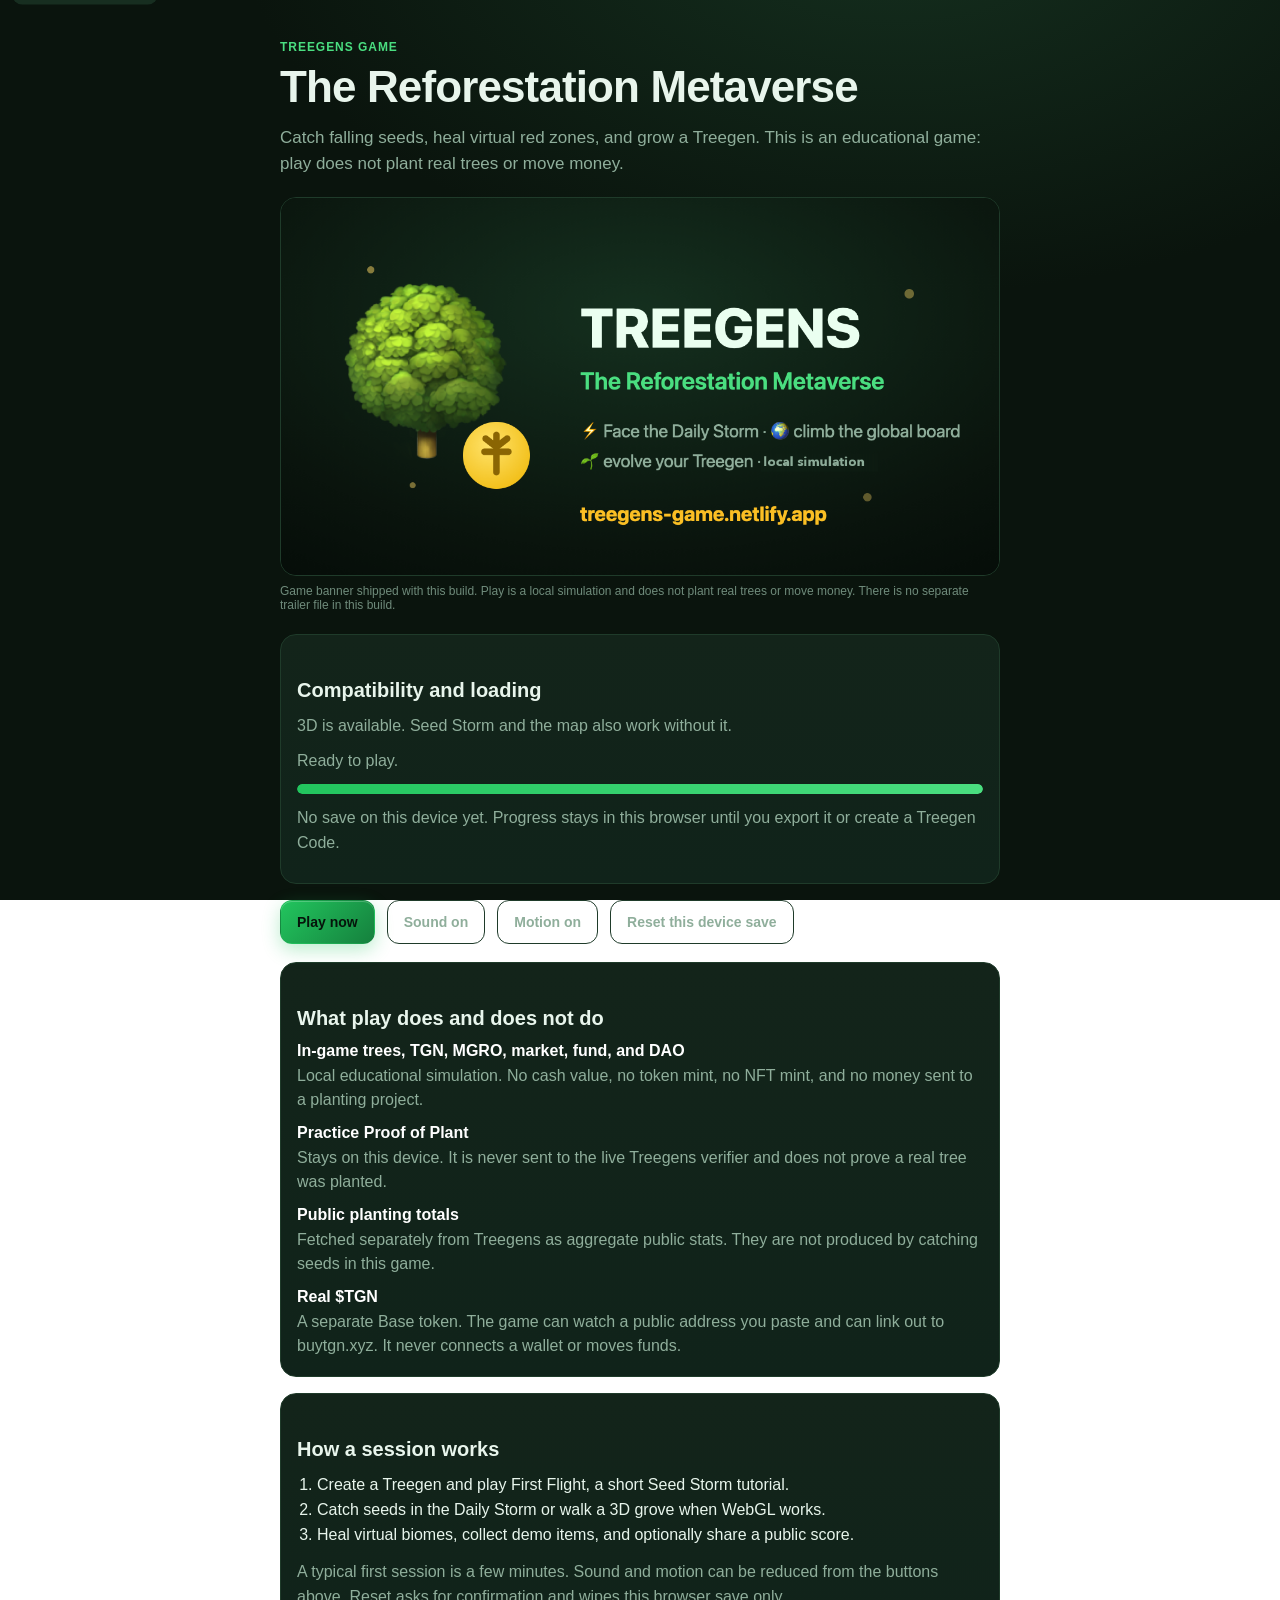
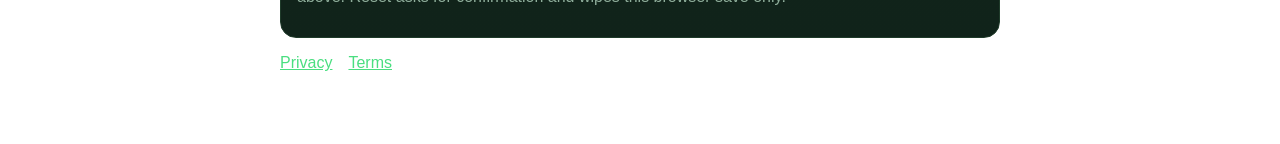
<file: index.html>
<!DOCTYPE html>
<html lang="en">
<head>
  <meta charset="UTF-8" />
  <meta name="viewport" content="width=device-width, initial-scale=1.0, viewport-fit=cover" />
  <!-- Same CSP as _headers minus frame-ancestors (ignored in meta). This is the
       ONLY policy the Capacitor app gets: WebViews never see Netlify headers. -->
  <meta http-equiv="Content-Security-Policy" content="default-src 'self'; script-src 'self'; style-src 'self' 'unsafe-inline'; img-src 'self' data: blob:; connect-src 'self' https://treegens-api.netlify.app https://mainnet.base.org https://1rpc.io https://base.llamarpc.com https://api.dexscreener.com; font-src 'self'; object-src 'none'; base-uri 'self'; form-action 'self'; manifest-src 'self'; worker-src 'self'; frame-src 'none'; media-src 'self'; upgrade-insecure-requests" />
  <title>Treegens Game - The Reforestation Metaverse</title>
  <meta name="description" content="A free educational reforestation game. Play virtual restoration scenarios, evolve a Treegen, and explore live Treegens planting totals." />
  <link rel="canonical" href="https://treegens-game.netlify.app/" />
  <meta property="og:type" content="website" />
  <meta property="og:site_name" content="Treegens Game" />
  <meta property="og:title" content="Treegens - The Reforestation Metaverse" />
  <meta property="og:description" content="⚡ Face the Daily Storm. 🌍 Explore restoration scenarios. 🌱 Evolve your Treegen in a clearly labelled demo economy." />
  <meta property="og:image" content="https://treegens-game.netlify.app/treegen-social-279697be.jpg" />
  <meta property="og:image:secure_url" content="https://treegens-game.netlify.app/treegen-social-279697be.jpg" />
  <meta property="og:image:type" content="image/jpeg" />
  <meta property="og:image:width" content="1080" />
  <meta property="og:image:height" content="1080" />
  <meta property="og:image:alt" content="Treegen, the established Treegens tree character, on a green background." />
  <meta property="og:url" content="https://treegens-game.netlify.app/" />
  <meta name="twitter:card" content="summary_large_image" />
  <meta name="twitter:site" content="@treegens" />
  <meta name="twitter:title" content="Treegens - The Reforestation Metaverse" />
  <meta name="twitter:description" content="⚡ Face the Daily Storm. 🌍 Explore restoration scenarios. 🌱 Grow a virtual grove." />
  <meta name="twitter:image" content="https://treegens-game.netlify.app/treegen-social-279697be.jpg" />
  <meta name="twitter:image:alt" content="Treegen, the established Treegens tree character, on a green background." />
  <link rel="icon" href="data:image/svg+xml,<svg xmlns='http://www.w3.org/2000/svg' viewBox='0 0 100 100'><text y='.9em' font-size='90'>🌳</text></svg>" />
  <link rel="preconnect" href="https://treegens-api.netlify.app" />
  <link rel="dns-prefetch" href="https://mainnet.base.org" />
  <link rel="dns-prefetch" href="https://api.dexscreener.com" />
  <link rel="manifest" href="manifest.json" />
  <meta name="theme-color" content="#0a140d" />
  <meta name="apple-mobile-web-app-capable" content="yes" />
  <link rel="apple-touch-icon" href="apple-touch-icon.png" />
  <link rel="stylesheet" href="styles.css" />
</head>
<body>
  <a class="skip-link" href="#launch-play">Skip to Play now</a>
  <div id="spores" aria-hidden="true"></div>

  <main id="launch" class="launch">
    <header class="launch-head">
      <p class="launch-kicker">Treegens Game</p>
      <h1>The Reforestation Metaverse</h1>
      <p class="launch-loop">Catch falling seeds, heal virtual red zones, and grow a Treegen. This is an educational game: play does not plant real trees or move money.</p>
    </header>

    <figure class="launch-media">
      <img src="banner.png" width="1200" height="630" alt="Treegens Game banner: a stylized tree and TGN coin beside the title The Reforestation Metaverse. Play is a local simulation." />
      <figcaption>Game banner shipped with this build. Play is a local simulation and does not plant real trees or move money. There is no separate trailer file in this build.</figcaption>
    </figure>

    <section class="launch-status" aria-live="polite">
      <h2 class="launch-h2">Compatibility and loading</h2>
      <p id="launch-compat">Checking whether this browser can run 3D…</p>
      <p id="launch-progress">Waiting to load the game…</p>
      <div id="launch-bar" class="launch-bar" role="progressbar" aria-valuemin="0" aria-valuemax="100" aria-valuenow="0" aria-label="Game load progress">
        <div id="launch-bar-fill" class="launch-bar-fill"></div>
      </div>
      <p id="launch-save">Looking for a save on this device…</p>
    </section>

    <div class="launch-actions">
      <button type="button" class="btn btn-primary" id="launch-play" disabled>Play now</button>
      <button type="button" class="btn btn-ghost" id="launch-mute" aria-pressed="false">Sound on</button>
      <button type="button" class="btn btn-ghost" id="launch-motion" aria-pressed="false">Motion on</button>
      <button type="button" class="btn btn-ghost" id="launch-reset">Reset this device save</button>
    </div>

    <section id="launch-fallback" class="launch-fallback" hidden>
      <h2 class="launch-h2">Play without 3D</h2>
      <p>WebGL is how the grove and explore world draw. If this browser cannot create that context, Seed Storm, the world map, practice proof, and the demo market still work as 2D screens.</p>
      <figure class="launch-media launch-media-sm">
        <img src="apple-touch-icon.png" width="180" height="180" alt="Treegens Game app icon: a rounded green tree mark." />
        <figcaption>App icon shipped with this build. Use it as a visual while 3D is unavailable.</figcaption>
      </figure>
      <h3>Supported browsers and devices</h3>
      <ul>
        <li>Recent Chrome, Firefox, Edge, or Safari on desktop</li>
        <li>Recent iOS Safari or Android Chrome</li>
        <li>3D needs WebGL (or WebGL2). The 2D path does not</li>
        <li>A mouse, keyboard, or touch screen. Gamepad is not required</li>
      </ul>
      <h3>Troubleshooting</h3>
      <ul>
        <li>Update the browser and try again</li>
        <li>Turn hardware acceleration on if the browser offers it</li>
        <li>Close other tabs that are using the GPU</li>
        <li>If 3D keeps failing, use the play button above. The 2D game does not need WebGL</li>
      </ul>
      <div class="launch-actions">
        <button type="button" class="btn btn-ghost" id="launch-retry">Retry 3D check</button>
        <button type="button" class="btn btn-ghost" id="launch-demo">Try First Flight</button>
        <a class="btn btn-ghost" id="launch-waitlist" href="mailto:jimi@wemakeimpact.org?subject=Treegens%20Game%20updates">Email for updates</a>
        <a class="btn btn-ghost" href="#how-it-works">Learn how it works</a>
      </div>
      <p class="hint">Retry keeps this device save. Reset is the only way to wipe it, and it asks first. Email for updates opens your mail app. There is no waitlist form and nothing is subscribed automatically. You can also add this page to your home screen from the browser menu.</p>
      <details id="launch-diag" hidden>
        <summary>Why 3D failed</summary>
        <p id="launch-diag-body"></p>
      </details>
    </section>

    <section id="launch-truth" class="launch-truth">
      <h2 class="launch-h2">What play does and does not do</h2>
      <dl>
        <dt>In-game trees, TGN, MGRO, market, fund, and DAO</dt>
        <dd>Local educational simulation. No cash value, no token mint, no NFT mint, and no money sent to a planting project.</dd>
        <dt>Practice Proof of Plant</dt>
        <dd>Stays on this device. It is never sent to the live Treegens verifier and does not prove a real tree was planted.</dd>
        <dt>Public planting totals</dt>
        <dd>Fetched separately from Treegens as aggregate public stats. They are not produced by catching seeds in this game.</dd>
        <dt>Real $TGN</dt>
        <dd>A separate Base token. The game can watch a public address you paste and can link out to buytgn.xyz. It never connects a wallet or moves funds.</dd>
      </dl>
    </section>

    <section id="how-it-works" class="launch-how">
      <h2 class="launch-h2">How a session works</h2>
      <ol>
        <li>Create a Treegen and play First Flight, a short Seed Storm tutorial.</li>
        <li>Catch seeds in the Daily Storm or walk a 3D grove when WebGL works.</li>
        <li>Heal virtual biomes, collect demo items, and optionally share a public score.</li>
      </ol>
      <p>A typical first session is a few minutes. Sound and motion can be reduced from the buttons above. Reset asks for confirmation and wipes this browser save only.</p>
    </section>

    <footer class="launch-foot">
      <a href="privacy.html">Privacy</a>
      <a href="terms.html">Terms</a>
    </footer>
  </main>

  <main id="app" hidden>
    <h1 class="sr-only">Treegens Game</h1>
    <div id="app-root"><div class="boot">🌳 Loading the Reforestation Metaverse…</div></div>
  </main>
  <noscript><p class="noscript">Treegens Game needs JavaScript. You can still read our <a href="privacy.html">Privacy Policy</a> and <a href="terms.html">Terms</a>.</p></noscript>

  <script defer src="launch.js"></script>
  <script defer src="three.min.js"></script>
  <script defer src="config.js"></script>
  <script defer src="state.js"></script>
  <script defer src="wallet.js"></script>
  <script defer src="net.js"></script>
  <script defer src="skins.js"></script>
  <script defer src="exif.js"></script>
  <script defer src="engine.js"></script>
  <script defer src="quests.js"></script>
  <script defer src="avatar.js"></script>
  <script defer src="character3d.js"></script>
  <script defer src="grove.js"></script>
  <script defer src="world3d.js"></script>
  <script defer src="worldmap.js"></script>
  <script defer src="minigames.js"></script>
  <script defer src="arcade.js"></script>
  <script defer src="app.js"></script>
</body>
</html>
</file>
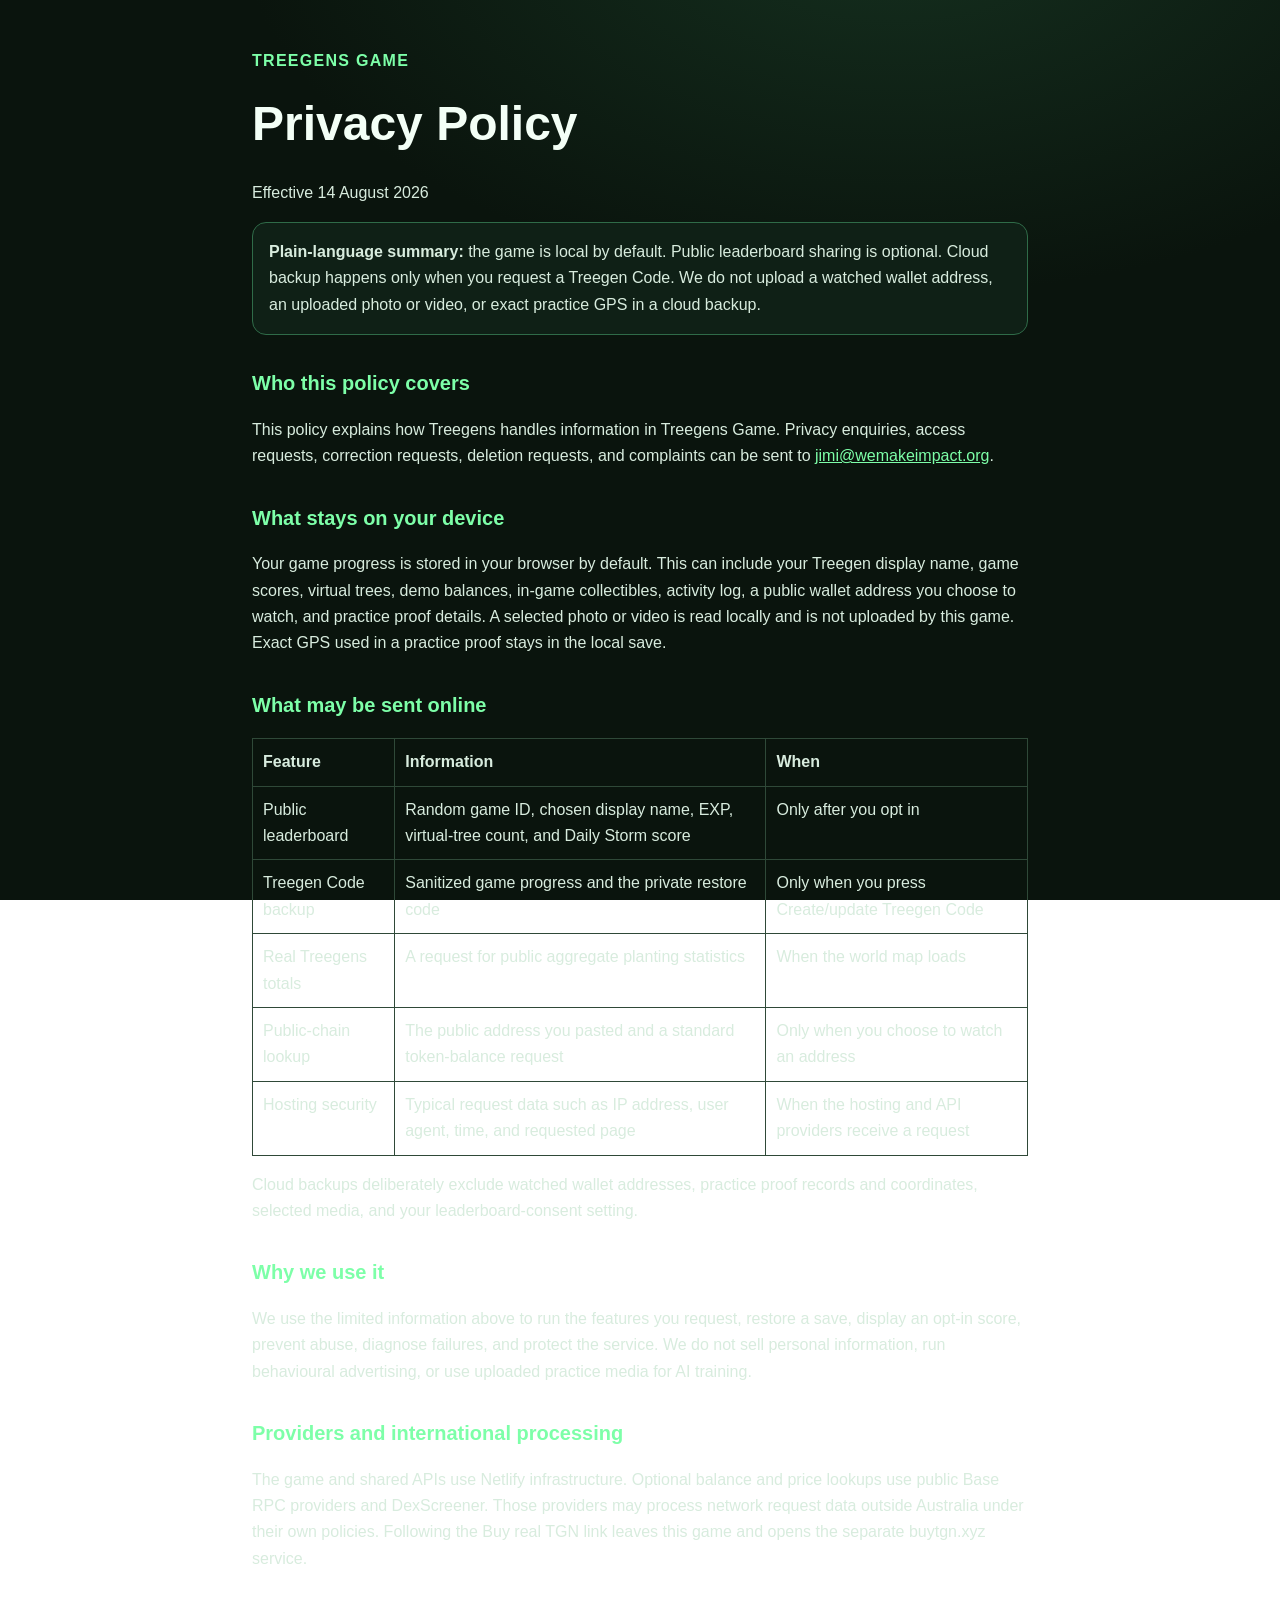
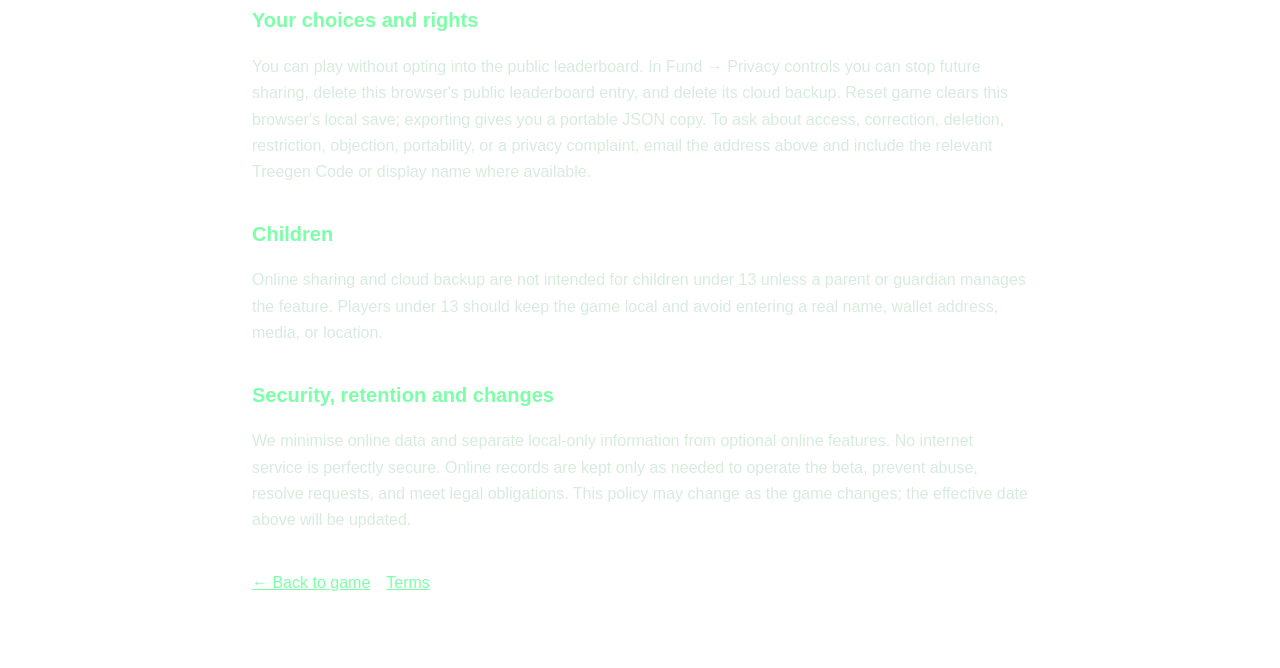
<file: privacy.html>
<!DOCTYPE html>
<html lang="en">
<head>
  <meta charset="UTF-8" />
  <meta name="viewport" content="width=device-width,initial-scale=1" />
  <title>Privacy | Treegens Game</title>
  <meta name="description" content="How Treegens Game handles local progress, optional leaderboard sharing, cloud saves, public wallet addresses, and practice GPS." />
  <link rel="stylesheet" href="styles.css" />
  <link rel="canonical" href="https://treegens-game.netlify.app/privacy.html" />
</head>
<body>
  <main class="legal-page">
    <div class="legal-kicker">Treegens Game</div>
    <h1>Privacy Policy</h1>
    <p>Effective 14 August 2026</p>
    <p class="legal-summary"><strong>Plain-language summary:</strong> the game is local by default. Public leaderboard sharing is optional. Cloud backup happens only when you request a Treegen Code. We do not upload a watched wallet address, an uploaded photo or video, or exact practice GPS in a cloud backup.</p>

    <h2>Who this policy covers</h2>
    <p>This policy explains how Treegens handles information in Treegens Game. Privacy enquiries, access requests, correction requests, deletion requests, and complaints can be sent to <a href="mailto:jimi@wemakeimpact.org">jimi@wemakeimpact.org</a>.</p>

    <h2>What stays on your device</h2>
    <p>Your game progress is stored in your browser by default. This can include your Treegen display name, game scores, virtual trees, demo balances, in-game collectibles, activity log, a public wallet address you choose to watch, and practice proof details. A selected photo or video is read locally and is not uploaded by this game. Exact GPS used in a practice proof stays in the local save.</p>

    <h2>What may be sent online</h2>
    <table>
      <thead><tr><th>Feature</th><th>Information</th><th>When</th></tr></thead>
      <tbody>
        <tr><td>Public leaderboard</td><td>Random game ID, chosen display name, EXP, virtual-tree count, and Daily Storm score</td><td>Only after you opt in</td></tr>
        <tr><td>Treegen Code backup</td><td>Sanitized game progress and the private restore code</td><td>Only when you press Create/update Treegen Code</td></tr>
        <tr><td>Real Treegens totals</td><td>A request for public aggregate planting statistics</td><td>When the world map loads</td></tr>
        <tr><td>Public-chain lookup</td><td>The public address you pasted and a standard token-balance request</td><td>Only when you choose to watch an address</td></tr>
        <tr><td>Hosting security</td><td>Typical request data such as IP address, user agent, time, and requested page</td><td>When the hosting and API providers receive a request</td></tr>
      </tbody>
    </table>
    <p>Cloud backups deliberately exclude watched wallet addresses, practice proof records and coordinates, selected media, and your leaderboard-consent setting.</p>

    <h2>Why we use it</h2>
    <p>We use the limited information above to run the features you request, restore a save, display an opt-in score, prevent abuse, diagnose failures, and protect the service. We do not sell personal information, run behavioural advertising, or use uploaded practice media for AI training.</p>

    <h2>Providers and international processing</h2>
    <p>The game and shared APIs use Netlify infrastructure. Optional balance and price lookups use public Base RPC providers and DexScreener. Those providers may process network request data outside Australia under their own policies. Following the Buy real TGN link leaves this game and opens the separate buytgn.xyz service.</p>

    <h2>Your choices and rights</h2>
    <p>You can play without opting into the public leaderboard. In Fund → Privacy controls you can stop future sharing, delete this browser's public leaderboard entry, and delete its cloud backup. Reset game clears this browser's local save; exporting gives you a portable JSON copy. To ask about access, correction, deletion, restriction, objection, portability, or a privacy complaint, email the address above and include the relevant Treegen Code or display name where available.</p>

    <h2>Children</h2>
    <p>Online sharing and cloud backup are not intended for children under 13 unless a parent or guardian manages the feature. Players under 13 should keep the game local and avoid entering a real name, wallet address, media, or location.</p>

    <h2>Security, retention and changes</h2>
    <p>We minimise online data and separate local-only information from optional online features. No internet service is perfectly secure. Online records are kept only as needed to operate the beta, prevent abuse, resolve requests, and meet legal obligations. This policy may change as the game changes; the effective date above will be updated.</p>

    <nav class="legal-nav"><a href="/pages-game-preview/">← Back to game</a><a href="terms.html">Terms</a></nav>
  </main>
</body>
</html>
</file>
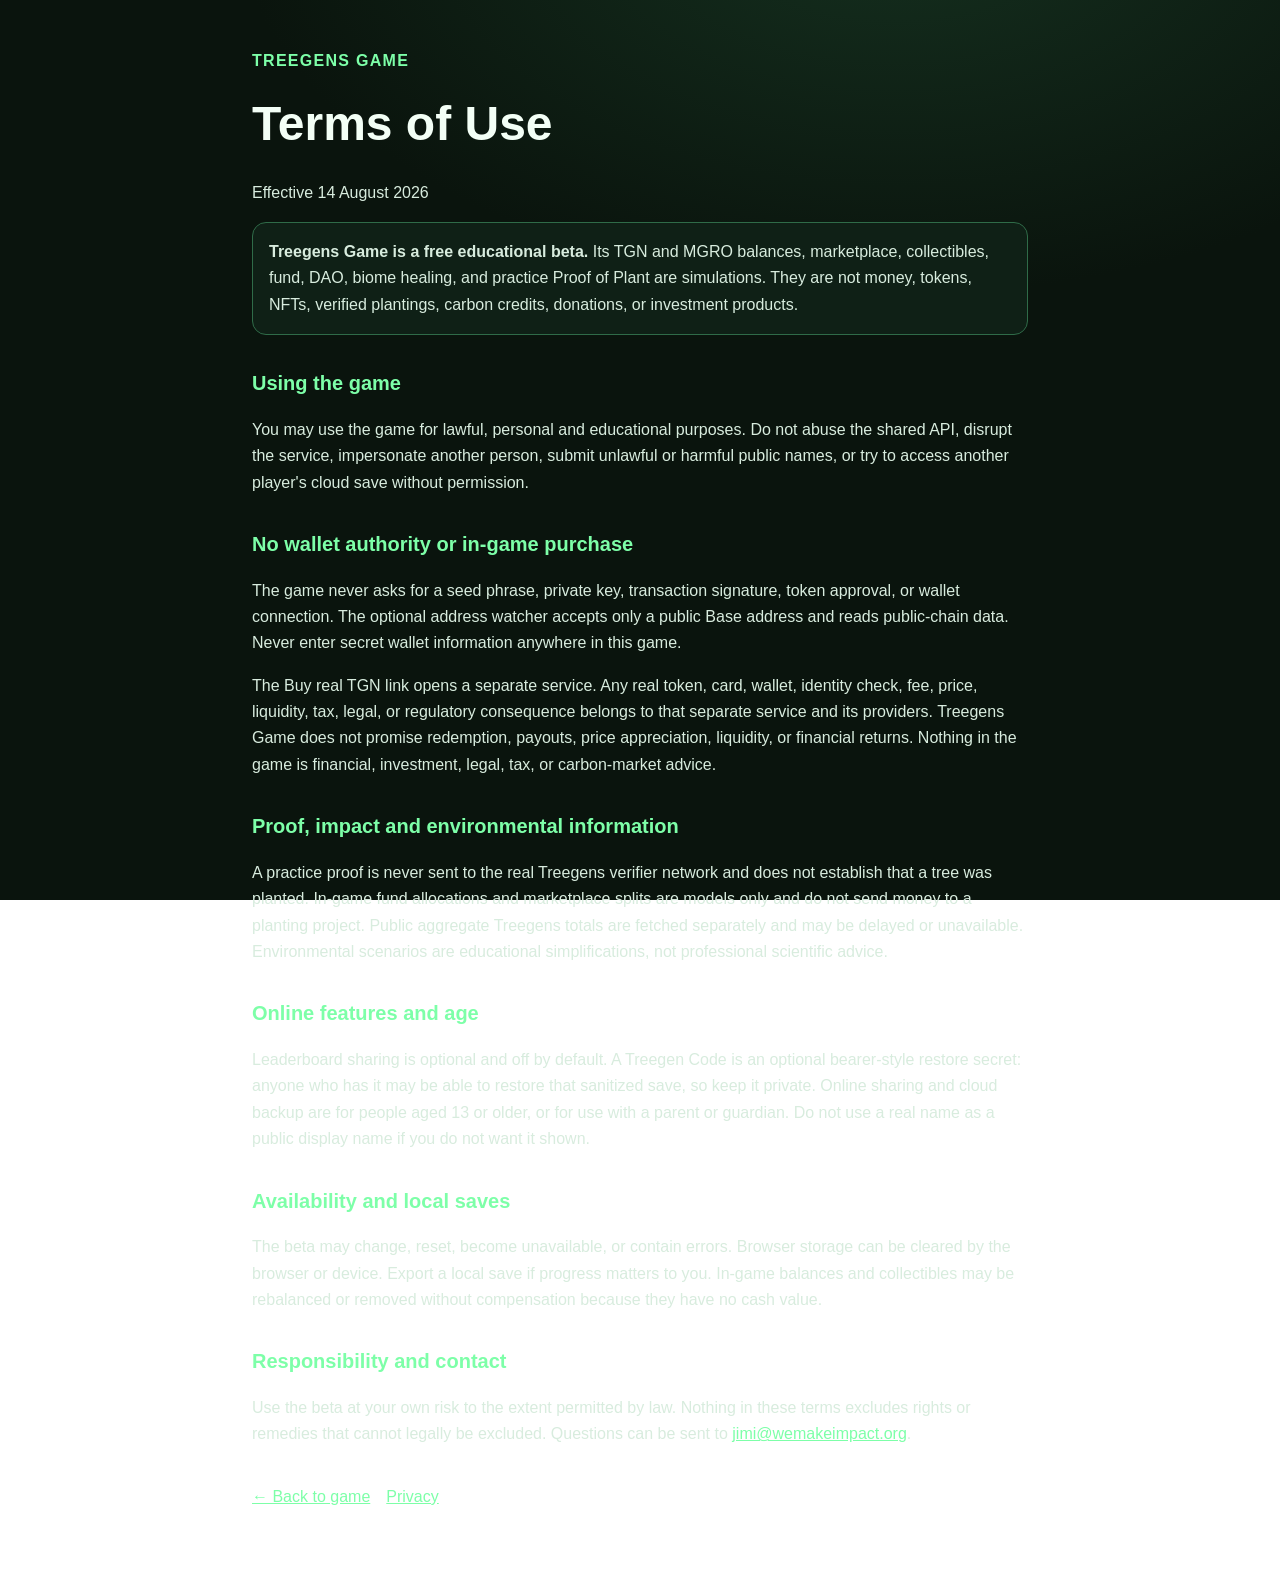
<file: terms.html>
<!DOCTYPE html>
<html lang="en">
<head>
  <meta charset="UTF-8" />
  <meta name="viewport" content="width=device-width,initial-scale=1" />
  <title>Terms | Treegens Game</title>
  <meta name="description" content="Terms for the free Treegens Game educational beta and its optional online features." />
  <link rel="stylesheet" href="styles.css" />
  <link rel="canonical" href="https://treegens-game.netlify.app/terms.html" />
</head>
<body>
  <main class="legal-page">
    <div class="legal-kicker">Treegens Game</div>
    <h1>Terms of Use</h1>
    <p>Effective 14 August 2026</p>
    <p class="legal-summary"><strong>Treegens Game is a free educational beta.</strong> Its TGN and MGRO balances, marketplace, collectibles, fund, DAO, biome healing, and practice Proof of Plant are simulations. They are not money, tokens, NFTs, verified plantings, carbon credits, donations, or investment products.</p>

    <h2>Using the game</h2>
    <p>You may use the game for lawful, personal and educational purposes. Do not abuse the shared API, disrupt the service, impersonate another person, submit unlawful or harmful public names, or try to access another player's cloud save without permission.</p>

    <h2>No wallet authority or in-game purchase</h2>
    <p>The game never asks for a seed phrase, private key, transaction signature, token approval, or wallet connection. The optional address watcher accepts only a public Base address and reads public-chain data. Never enter secret wallet information anywhere in this game.</p>
    <p>The Buy real TGN link opens a separate service. Any real token, card, wallet, identity check, fee, price, liquidity, tax, legal, or regulatory consequence belongs to that separate service and its providers. Treegens Game does not promise redemption, payouts, price appreciation, liquidity, or financial returns. Nothing in the game is financial, investment, legal, tax, or carbon-market advice.</p>

    <h2>Proof, impact and environmental information</h2>
    <p>A practice proof is never sent to the real Treegens verifier network and does not establish that a tree was planted. In-game fund allocations and marketplace splits are models only and do not send money to a planting project. Public aggregate Treegens totals are fetched separately and may be delayed or unavailable. Environmental scenarios are educational simplifications, not professional scientific advice.</p>

    <h2>Online features and age</h2>
    <p>Leaderboard sharing is optional and off by default. A Treegen Code is an optional bearer-style restore secret: anyone who has it may be able to restore that sanitized save, so keep it private. Online sharing and cloud backup are for people aged 13 or older, or for use with a parent or guardian. Do not use a real name as a public display name if you do not want it shown.</p>

    <h2>Availability and local saves</h2>
    <p>The beta may change, reset, become unavailable, or contain errors. Browser storage can be cleared by the browser or device. Export a local save if progress matters to you. In-game balances and collectibles may be rebalanced or removed without compensation because they have no cash value.</p>

    <h2>Responsibility and contact</h2>
    <p>Use the beta at your own risk to the extent permitted by law. Nothing in these terms excludes rights or remedies that cannot legally be excluded. Questions can be sent to <a href="mailto:jimi@wemakeimpact.org">jimi@wemakeimpact.org</a>.</p>

    <nav class="legal-nav"><a href="/pages-game-preview/">← Back to game</a><a href="privacy.html">Privacy</a></nav>
  </main>
</body>
</html>
</file>
<file: styles.css>
/* =========================================================================
   Treegens Game - nature-punk dark theme
   ========================================================================= */
:root{
  --bg:#0a140d; --bg2:#0f1f15; --panel:#13241a; --panel2:#172e20;
  --line:#1f3b2a; --ink:#e8f5ec; --mut:#8fae9b; --green:#4ade80;
  --green2:#22c55e; --gold:#fbbf24; --cyan:#22d3ee; --pink:#fb7185;
  --rad:16px; --shadow:0 10px 30px rgba(0,0,0,.4);
}
*{box-sizing:border-box}
html,body{margin:0;overscroll-behavior:none}
body{
  font-family:-apple-system,BlinkMacSystemFont,"Segoe UI",Roboto,Helvetica,Arial,sans-serif;
  background:radial-gradient(1200px 700px at 70% -10%, #15301f 0%, var(--bg) 55%) fixed;
  color:var(--ink); -webkit-font-smoothing:antialiased; min-height:100vh;
  -webkit-tap-highlight-color:transparent; touch-action:manipulation;
  padding-bottom:env(safe-area-inset-bottom);
}
.sr-only{
  position:absolute;width:1px;height:1px;padding:0;margin:-1px;overflow:hidden;
  clip:rect(0,0,0,0);white-space:nowrap;border:0;
}
.boot{padding:80px;text-align:center;color:var(--mut)}
b{color:#fff}
small{color:var(--mut)}
a{color:var(--green)}

/* ---------- buttons ---------- */
.btn{
  border:1px solid var(--line); background:var(--panel2); color:var(--ink);
  padding:11px 16px; border-radius:12px; font-weight:600; cursor:pointer;
  font-size:14px; transition:transform .08s ease, filter .15s ease;
}
.btn:hover{filter:brightness(1.15)} .btn:active{transform:scale(.97)}
.btn:disabled{opacity:.4;cursor:not-allowed}
.btn-primary{background:linear-gradient(135deg,var(--green2),#15803d);border-color:transparent;color:#06140b}
.btn-gold{background:linear-gradient(135deg,var(--gold),#d97706);border-color:transparent;color:#2a1604}
.btn-ghost{background:transparent;color:var(--mut)}
.btn-sm{padding:7px 12px;font-size:13px;border-radius:10px}

/* ---------- top bar ---------- */
.topbar{
  position:sticky;top:0;z-index:30;display:flex;align-items:center;gap:14px;
  padding:calc(11px + env(safe-area-inset-top)) 20px 11px;
  background:rgba(10,20,13,.82);backdrop-filter:blur(12px);
  border-bottom:1px solid var(--line);flex-wrap:wrap;
}
.brand{font-weight:800;font-size:18px;cursor:pointer;letter-spacing:.3px;display:flex;align-items:center;gap:7px}
.brand-logo{height:24px;width:auto;display:block}
.brand em{font-style:normal;color:var(--mut);font-weight:700}
.brand span{color:var(--green)} .brand em{color:var(--mut);font-style:normal;font-weight:600;margin-left:2px;font-size:13px}
.tabs{display:flex;gap:6px;flex-wrap:wrap;flex:1}
.tab{border:none;background:transparent;color:var(--mut);padding:8px 11px;border-radius:10px;cursor:pointer;font-weight:600;font-size:13px;white-space:nowrap}
.tab:hover{background:var(--panel)} .tab.on{background:var(--panel2);color:#fff}
.wallet{display:flex;gap:14px;font-weight:700;font-size:14px}
.wallet .tgn{color:var(--gold)}

/* game HUD: mini avatar + stat chips */
.hud{display:flex;align-items:center;gap:8px}
.hud-av{display:flex;align-items:center;gap:6px;background:var(--panel2);border:1px solid var(--line);
  border-radius:999px;padding:3px 10px 3px 3px;cursor:pointer;transition:border-color .15s,transform .08s}
.hud-av:hover{border-color:var(--green2)} .hud-av:active{transform:scale(.96)}
.hud-av-img{width:34px;height:34px;border-radius:50%;overflow:hidden;display:grid;place-items:center;
  background:radial-gradient(circle at 50% 32%, #1c4a30, #0a140d);flex-shrink:0}
.hud-av-img svg{width:32px;height:auto;animation:none;transform:translateY(2px)}
.hud-lv{font-size:11px;font-weight:800;color:var(--green);letter-spacing:.3px}
.chip{display:inline-flex;align-items:center;gap:5px;background:var(--panel);border:1px solid var(--line);
  border-radius:11px;padding:5px 10px;font-size:14px;line-height:1}
.chip b{font-weight:800;font-variant-numeric:tabular-nums}
.chip i{font-style:normal;font-size:9px;color:var(--mut);letter-spacing:.5px;text-transform:uppercase}
.chip.exp{border-color:#5a4a1a} .chip.exp b{color:#fde047}
.chip.tgn{border-color:#1f5a3a} .chip.tgn b{color:var(--green)}
.chip.mgro{border-color:#6b4a1a} .chip.mgro b{color:var(--gold)}
@media(max-width:1150px){.chip i{display:none}.chip{padding:5px 8px}.hud{gap:6px}}

/* ---------- layout ---------- */
.wrap{max-width:1080px;margin:0 auto;padding:26px 22px 80px}
.wrap.narrow{max-width:720px}
.h2{font-size:24px;margin:8px 0 18px} .h2 .sub,.sub{font-weight:500;font-size:14px;color:var(--mut)}
.h3{font-size:17px;margin:26px 0 12px;padding-left:12px;position:relative}
.h3::before{content:"";position:absolute;left:0;top:3px;bottom:3px;width:3px;border-radius:3px;
  background:linear-gradient(var(--green2),var(--green))}
.lead{color:var(--mut);line-height:1.6;margin:0 0 18px}
.hint{color:var(--mut);font-size:13px}
.card{background:linear-gradient(180deg,var(--panel),#10231a);border:1px solid var(--line);border-radius:var(--rad);padding:16px}
.back{background:none;border:none;color:var(--mut);cursor:pointer;font-size:14px;padding:4px 0;margin-bottom:8px}
.green{color:var(--green)} .red{color:var(--pink)}

/* ---------- onboarding ---------- */
.onboard{min-height:100vh;display:grid;grid-template-columns:1fr 1fr;gap:30px;align-items:center;
  max-width:980px;margin:0 auto;padding:30px 22px}
.ob-stage{display:flex;justify-content:center;filter:drop-shadow(0 20px 40px rgba(0,0,0,.5))}
.ob-panel{max-width:430px}
.ob-guide{color:var(--green);font-weight:700;margin-bottom:10px}
.ob-line{font-size:20px;line-height:1.5;min-height:120px}
.ob-record{background:var(--panel);border:1px solid var(--line);border-radius:12px;padding:10px 14px;color:var(--gold);font-size:13px;margin:14px 0 18px}
.maker label{display:block;margin:10px 0;font-size:13px;color:var(--mut)}
.maker input,.maker select{width:100%;margin-top:5px;padding:10px;border-radius:10px;border:1px solid var(--line);background:var(--bg2);color:var(--ink)}
.maker h3{margin:0 0 8px}
@media(max-width:760px){.onboard{grid-template-columns:1fr}}

/* ---------- GROWalition counter ---------- */
.growcounter{text-align:center;background:linear-gradient(135deg,var(--panel),var(--panel2));
  border:1px solid var(--line);border-radius:20px;padding:22px;margin-bottom:24px}
.gc-num{font-size:42px;font-weight:800;letter-spacing:.5px;color:#fff;font-variant-numeric:tabular-nums}
.gc-label{color:var(--mut);font-size:14px;margin-top:4px}
.gc-bar{height:8px;background:var(--bg2);border-radius:6px;margin-top:14px;overflow:hidden}
.gc-bar div{height:100%;background:linear-gradient(90deg,var(--green2),var(--green));border-radius:6px}

/* ---------- biomes ---------- */
.biomes{display:grid;grid-template-columns:repeat(auto-fill,minmax(280px,1fr));gap:16px}
.biome{background:var(--panel);border:1px solid var(--line);border-radius:var(--rad);padding:18px;cursor:pointer;transition:transform .12s,border-color .15s}
.biome:hover{transform:translateY(-3px);border-color:var(--green2)}
.biome.locked{opacity:.55;cursor:not-allowed}
.b-head{font-size:15px;display:flex;align-items:center;gap:6px} .b-emoji{font-size:22px}
.b-lore{color:var(--mut);font-size:13px;line-height:1.5;margin:8px 0}
.b-src{font-size:11px;color:#5e7a68;margin-bottom:12px}
.b-health{position:relative;height:24px;background:var(--bg2);border-radius:8px;overflow:hidden}
.b-health.big{height:32px;margin:12px 0}
.b-fill{height:100%;border-radius:8px;transition:width .6s ease}
.b-health span{position:absolute;inset:0;display:flex;align-items:center;justify-content:center;font-size:12px;font-weight:700;text-shadow:0 1px 3px rgba(0,0,0,.7)}
.b-cta{margin-top:12px;color:var(--green);font-weight:700;font-size:14px}
.b-lock{margin-top:12px;color:var(--gold);font-size:13px}

/* ---------- dashboard row ---------- */
.dashrow{display:grid;grid-template-columns:1.2fr 1fr 1.2fr;gap:16px;margin-top:26px}
.dcard{background:var(--panel);border:1px solid var(--line);border-radius:var(--rad);padding:16px;display:flex;gap:14px;align-items:center}
.dcard.col{flex-direction:column;align-items:stretch}
.av-mini{flex-shrink:0}
.dsub{color:var(--mut);font-size:13px;margin:2px 0 8px}
.dgrid{display:grid;grid-template-columns:1fr 1fr;gap:10px;margin-top:8px}
.dgrid span{display:flex;flex-direction:column;font-weight:700;font-size:18px}
.dgrid small{font-weight:500}
.feed{font-size:12px;color:var(--mut);line-height:1.7;max-height:140px;overflow:auto}
.feed div{display:flex;gap:5px;justify-content:space-between;border-bottom:1px solid var(--line);padding:3px 0}
.feed i{color:#5e7a68;font-style:normal;flex-shrink:0;margin-left:8px}
.feed.full{max-height:none}
@media(max-width:860px){.dashrow{grid-template-columns:1fr}}

/* ---------- xp / stage bar ---------- */
.xpbar{position:relative;height:18px;background:var(--bg2);border-radius:6px;overflow:hidden;min-width:160px}
.xpbar div{height:100%;background:linear-gradient(90deg,var(--gold),#f59e0b)}
.xpbar span{position:absolute;inset:0;display:flex;align-items:center;justify-content:center;font-size:11px;font-weight:700}
.xpbar.maxed div{background:linear-gradient(90deg,var(--cyan),var(--green))}

/* ---------- biome detail ---------- */
.biome-hero{background:linear-gradient(135deg,var(--panel),var(--panel2));border:1px solid var(--line);border-radius:20px;padding:22px;margin-bottom:16px;border-left:4px solid var(--c)}
.biome-hero h2{margin:0 0 6px} .biome-hero p{color:var(--mut);margin:0 0 8px}
.biome-done{margin-top:10px;color:var(--gold);font-weight:700}
.soil-status{border-radius:12px;padding:12px 16px;margin-bottom:18px;font-size:14px}
.soil-status.ok{background:rgba(34,197,94,.1);border:1px solid var(--green2)}
.soil-status.bad{background:rgba(251,191,36,.08);border:1px solid #6b5320;color:#fde9b8}
.species{display:grid;grid-template-columns:repeat(auto-fill,minmax(220px,1fr));gap:14px}
.spcard{background:var(--panel);border:1px solid var(--line);border-radius:14px;padding:16px;cursor:pointer;transition:transform .1s,border-color .15s;position:relative}
.spcard:hover{transform:translateY(-2px);border-color:var(--green2)}
.spcard.pioneer{border-color:#6b5320}
.spcard.locked{opacity:.55;cursor:not-allowed}
.sp-emoji{font-size:30px} .spcard b{display:block;margin:6px 0 2px}
.sp-role{font-size:11px;color:var(--mut)}
.spcard p{font-size:12px;color:var(--mut);line-height:1.5;margin:8px 0}
.sp-mech{font-size:11px;color:#7dd3fc;font-weight:700;margin-bottom:6px}
.sp-rewards{font-size:12px;color:var(--green);font-weight:700}
.sp-lock{position:absolute;top:10px;right:10px;font-size:10px;background:#6b5320;color:#fde9b8;padding:2px 7px;border-radius:6px}

/* ---------- minigames ---------- */
.mg-host{margin-top:20px}
.mg{background:var(--panel);border:1px solid var(--line);border-radius:16px;padding:20px;max-width:560px}
.mg h3{margin:0 0 4px} .mg-fact{color:var(--mut);font-size:13px;margin:0 0 16px;line-height:1.5}
.mg-label{display:block;font-size:13px;color:var(--mut);margin:14px 0 6px}
.mg input[type=range]{width:100%}
.mg-read{font-size:13px;font-weight:700;margin-top:6px}
.mg-bar{position:relative;height:30px;background:var(--bg2);border-radius:8px;margin-top:6px;overflow:hidden}
.mg-zone{position:absolute;left:38%;width:24%;top:0;bottom:0;background:rgba(74,222,128,.25);border-left:2px solid var(--green);border-right:2px solid var(--green)}
.mg-marker{position:absolute;top:0;bottom:0;width:4px;background:var(--gold);left:0;box-shadow:0 0 8px var(--gold)}
.mg-timer{height:6px;background:var(--bg2);border-radius:4px;margin-top:8px;opacity:0}
.mg-timer #mg-timer-fill,.mg-timer div{height:100%;width:100%;background:var(--cyan);border-radius:4px;transition:width .05s linear}
.mg button{margin-top:16px}
.mg-result{margin-top:12px;font-weight:700}

.mg-grid-meta{display:flex;justify-content:space-between;font-size:13px;color:var(--mut);margin:10px 0}
.ph-grid{display:grid;gap:6px;margin:6px 0}
.ph-cell{aspect-ratio:1;border:1px solid var(--line);border-radius:8px;background:var(--bg2);font-size:18px;cursor:pointer;display:flex;align-items:center;justify-content:center;transition:transform .08s}
.ph-cell:hover{transform:scale(1.06)}
.ph-cell.tox-0{background:#13241a}
.ph-cell.tox-1{background:rgba(251,191,36,.18)}
.ph-cell.tox-2{background:rgba(249,115,22,.25)}
.ph-cell.tox-3{background:rgba(239,68,68,.3)}
.ph-cell.planted{background:rgba(34,197,94,.25);border-color:var(--green2)}

/* ---------- proof of plant ---------- */
.proof-form label{display:block;margin:10px 0;font-size:13px;color:var(--mut)}
.proof-form input,.proof-form select{width:100%;margin-top:5px;padding:10px;border-radius:10px;border:1px solid var(--line);background:var(--bg2);color:var(--ink)}
.proof-form .btn{margin-top:12px;width:100%}
.verify{display:flex;align-items:center;gap:10px;margin-top:14px;color:var(--cyan);font-weight:600}
.spin{width:16px;height:16px;border:3px solid var(--line);border-top-color:var(--cyan);border-radius:50%;animation:spin 1s linear infinite;display:inline-block}
@keyframes spin{to{transform:rotate(360deg)}}
.proofs{display:flex;flex-direction:column;gap:8px}
.proof-row{background:var(--panel);border:1px solid var(--line);border-radius:12px;padding:12px 14px;font-size:14px;display:flex;gap:10px;flex-wrap:wrap;align-items:center}
.proof-row.practice{border-color:var(--line)}
.proof-row em.pending{color:var(--gold)}
.queue-real{background:var(--panel);border:1px solid #6b5320;border-left:3px solid var(--gold);border-radius:12px;padding:12px 14px;font-size:13px;color:var(--mut);line-height:1.6;margin-bottom:16px}
.proof-row span{color:var(--mut);font-size:12px} .proof-row em{color:var(--green);font-style:normal;margin-left:auto;font-size:12px}

/* ---------- eco-market ---------- */
.split-note{background:var(--panel);border:1px solid var(--line);border-radius:12px;padding:12px 16px;font-size:13px;color:var(--mut);margin-bottom:8px}
.nftgrid{display:grid;grid-template-columns:repeat(auto-fill,minmax(180px,1fr));gap:14px}
.nft{position:relative;background:linear-gradient(180deg,var(--panel),#10231a);border:1px solid var(--line);
  border-radius:14px;padding:16px 14px 14px;transition:box-shadow .2s,transform .12s,border-color .2s;overflow:hidden}
.nft::before{content:"";position:absolute;top:0;left:0;right:0;height:3px;background:var(--glow);opacity:.9}
.nft:hover{box-shadow:0 10px 26px -10px var(--glow);transform:translateY(-3px);border-color:var(--glow)}
.nft.owned{border-color:color-mix(in srgb,var(--glow) 55%, var(--line))}
.nft-art{font-size:48px;text-align:center;padding:14px 0;background:radial-gradient(circle at 50% 40%, color-mix(in srgb,var(--glow) 22%, transparent), transparent 70%);border-radius:10px}
.nft-rare{display:inline-block;font-size:10px;font-weight:700;color:#0a140d;padding:2px 8px;border-radius:6px;margin:10px 0 6px}
.nft b{display:block;font-size:14px}
.prov{font-size:11px;color:var(--gold);margin-top:4px}
.nft-foot{display:flex;justify-content:space-between;align-items:center;margin-top:12px}
.seller{font-size:11px;color:var(--mut)}
.bound{font-size:11px;color:var(--gold)}

/* ---------- carbon ---------- */
.carbon-price{margin-bottom:14px}
.cp-top{display:flex;justify-content:space-between;align-items:flex-end;flex-wrap:wrap;gap:10px}
.cp-now{display:flex;align-items:baseline;gap:8px}
.carbon-price .big{font-size:36px;font-weight:800;color:var(--green);line-height:1}
.cp-change{text-align:right;font-weight:800;font-size:15px;display:flex;flex-direction:column;align-items:flex-end}
.cp-change small{font-weight:500;font-size:11px}
.cp-change.up{color:var(--green)} .cp-change.down{color:var(--pink)}
.spark-wrap{margin:12px 0 6px;height:120px;border-radius:12px;overflow:hidden;
  background:linear-gradient(180deg, rgba(34,197,94,.04), transparent)}
.spark{width:100%;height:120px;display:block}
.spark-dot{filter:drop-shadow(0 0 5px #4ade80)}
.cp-drivers{font-size:12px;color:var(--mut)}
.carbon-hold{margin-bottom:14px}
.carbon-row{display:flex;justify-content:space-between;align-items:center;margin-bottom:10px}
.carbon-btns{display:flex;gap:8px}

/* ---------- dao ---------- */
.dao-list{display:flex;flex-direction:column;gap:12px}
.dao-row{display:grid;grid-template-columns:1.4fr 1fr auto;gap:14px;align-items:center}
.dao-info p{margin:4px 0 0;font-size:12px;color:var(--mut)}
.dao-bar{position:relative;height:24px;background:var(--bg2);border-radius:8px;overflow:hidden}
.dao-bar div{height:100%;background:linear-gradient(90deg,var(--green2),var(--green))}
.dao-bar span{position:absolute;inset:0;display:flex;align-items:center;justify-content:center;font-size:12px;font-weight:700}
.jimi-mission{margin-top:18px;border-color:#6b5320;background:rgba(251,191,36,.06);font-size:14px;line-height:1.6}
@media(max-width:620px){.dao-row{grid-template-columns:1fr}}

/* ---------- fund ---------- */
.fund-hero{text-align:center;background:linear-gradient(135deg,var(--panel),var(--panel2));margin-bottom:18px}
.fh-num{font-size:40px;font-weight:800;color:var(--green)}
.impact-grid{display:grid;grid-template-columns:repeat(4,1fr);gap:12px}
.impact-grid .card{text-align:center} .impact-grid b{font-size:24px;display:block}
.fund-src{color:var(--mut);line-height:1.9;padding-left:18px}
.danger{display:flex;justify-content:space-between;align-items:center;margin-top:30px;padding-top:18px;border-top:1px solid var(--line)}
.tok{font-size:13px}
@media(max-width:620px){.impact-grid{grid-template-columns:1fr 1fr}}

/* ---------- toast / celebrate ---------- */
.toast{position:fixed;bottom:26px;left:50%;transform:translateX(-50%) translateY(20px);
  background:var(--panel2);border:1px solid var(--green2);color:#fff;padding:12px 20px;border-radius:14px;
  box-shadow:var(--shadow);opacity:0;transition:all .3s;z-index:100;font-weight:600;font-size:14px;max-width:90vw;text-align:center}
.toast.show{opacity:1;transform:translateX(-50%) translateY(0)}
.celebrate{position:fixed;inset:0;background:rgba(5,12,8,.7);backdrop-filter:blur(4px);display:flex;align-items:center;justify-content:center;z-index:120;overflow:hidden}
.cel-card{background:var(--panel2);border:1px solid var(--gold);border-radius:20px;padding:30px;max-width:440px;text-align:center;font-size:18px;line-height:1.5;box-shadow:var(--shadow);z-index:2}
.cel-card .btn{margin-top:18px}
.conf{position:absolute;top:-20px;font-size:22px;animation:fall linear forwards;animation-duration:3.5s}
@keyframes fall{to{transform:translateY(110vh) rotate(360deg);opacity:.3}}

/* ---------- ambient spores ---------- */
#spores{position:fixed;inset:0;pointer-events:none;z-index:1;overflow:hidden}
.spore{position:absolute;bottom:-30px;animation-name:drift;animation-timing-function:linear;animation-iteration-count:infinite;will-change:transform}
@keyframes drift{
  0%{transform:translateY(0) translateX(0) rotate(0);opacity:0}
  10%{opacity:1}
  90%{opacity:1}
  100%{transform:translateY(-110vh) translateX(40px) rotate(180deg);opacity:0}
}
#app{position:relative;z-index:2}
.topbar{z-index:30}

/* ---------- world map ---------- */
.mapwrap{margin-bottom:28px}
.map-head{display:flex;align-items:center;justify-content:space-between;flex-wrap:wrap}
.map-head .h2{margin:8px 0 12px}
.worldmap{width:100%;height:auto;display:block;border:1px solid var(--line);border-radius:18px;
  background:#06140d;box-shadow:inset 0 0 80px rgba(0,0,0,.5)}
.grat{stroke:#1c3a28;stroke-width:1;opacity:.5}
.grat.equator{stroke:#2f6b48;opacity:.7;stroke-dasharray:4 6}
.radar{fill:url(#hub);opacity:.10}
.hub-glow{opacity:.8}
.hub-core{filter:drop-shadow(0 0 8px #22c55e)}
.hub-label{fill:#bff3d2;font-size:15px;font-weight:700}
.map-caption{display:flex;align-items:center;gap:6px;flex-wrap:wrap;justify-content:center;
  margin-top:10px;font-size:13px;color:var(--mut)}
.map-legend{margin-left:auto;display:inline-flex;align-items:center;gap:4px}
.map-legend .dot{width:9px;height:9px;border-radius:50%;display:inline-block}
.map-legend .dot.live{background:var(--green2);box-shadow:0 0 6px var(--green2)}
.map-legend .dot.lock{background:#3a4a40}
.feed{fill:none;stroke-width:1.5;opacity:.35;stroke-dasharray:3 7;animation:flow 1.4s linear infinite}
@keyframes flow{to{stroke-dashoffset:-20}}

.hotspot{cursor:pointer}
.hotspot.locked{cursor:not-allowed;opacity:.55}
.hs-bg{fill:#06140d;opacity:.7}
.hs-track{fill:none;stroke:#1f3b2a;stroke-width:4}
.hs-ring{fill:none;stroke-width:4;stroke-linecap:round;transform:rotate(-90deg);transition:stroke-dashoffset .6s ease}
.hs-core{transition:r .2s} .hotspot:not(.locked):hover .hs-core{r:8}
.ping{fill:none;stroke-width:2;opacity:0;transform-origin:center;animation:ping 2.6s ease-out infinite}
@keyframes ping{0%{transform:scale(.6);opacity:.7}80%,100%{transform:scale(2.4);opacity:0}}
.hs-flag{font-size:22px}
.hs-pct{fill:#fff;font-size:11px;font-weight:800;text-shadow:0 1px 2px #000}
.hs-pill{fill:rgba(6,20,13,.85);stroke:var(--line);stroke-width:1}
.hs-name{fill:#dff3e6;font-size:12px;font-weight:700}
.hotspot:not(.locked):hover .hs-pill{stroke:var(--green2)}
.hotspot:focus{outline:none}
.hotspot:focus .hs-pill{stroke:var(--green);stroke-width:2}

/* ---------- juice: floating numbers, particles, shake ---------- */
.fx-float{position:fixed;z-index:150;font-weight:800;font-size:20px;pointer-events:none;
  text-shadow:0 2px 6px rgba(0,0,0,.6);animation:fxfloat 1.35s ease-out forwards}
@keyframes fxfloat{0%{transform:translateY(0) scale(.7);opacity:0}12%{opacity:1;transform:translateY(-8px) scale(1.15)}
  100%{transform:translateY(-70px) scale(1);opacity:0}}
.fx-p{position:fixed;z-index:149;font-size:18px;pointer-events:none;animation:fxp .9s ease-out forwards}
@keyframes fxp{0%{transform:translate(0,0) scale(.6);opacity:1}
  100%{transform:translate(var(--dx),var(--dy)) scale(1.2) rotate(50deg);opacity:0}}
.shake{animation:shake .4s ease}
@keyframes shake{0%,100%{transform:translate(0,0)}20%{transform:translate(-6px,3px)}40%{transform:translate(5px,-4px)}
  60%{transform:translate(-4px,2px)}80%{transform:translate(3px,-2px)}}

/* ---------- HUD extras: streak + mute ---------- */
.chip.streak{border-color:#4a2a1a}
.chip.streak b{color:#fb923c}
.chip.streak.hot{border-color:#f97316;box-shadow:0 0 10px -3px #f97316;animation:hotpulse 2.4s ease-in-out infinite}
@keyframes hotpulse{50%{box-shadow:0 0 16px -2px #f97316}}
.mute{background:transparent;border:1px solid var(--line);border-radius:10px;padding:6px 8px;cursor:pointer;font-size:14px}
.mute:hover{border-color:var(--green2)}

/* ---------- daily missions ---------- */
.quests{margin-bottom:24px;padding:14px 16px}
.q-head{display:flex;align-items:center;gap:14px;flex-wrap:wrap;margin-bottom:10px}
.q-head b{font-size:15px}
.q-streak{color:#fb923c;font-weight:700;font-size:13px}
.q-timer{margin-left:auto;color:var(--mut);font-size:12px}
.q-row{display:flex;align-items:center;gap:12px;padding:9px 0;border-top:1px solid var(--line)}
.q-icon{font-size:22px;flex-shrink:0}
.q-mid{flex:1;min-width:0}
.q-label{font-size:14px;font-weight:600;margin-bottom:5px}
.q-bar{position:relative;height:14px;background:var(--bg2);border-radius:5px;overflow:hidden;max-width:340px}
.q-bar div{height:100%;background:linear-gradient(90deg,var(--green2),var(--green));transition:width .5s ease}
.q-bar span{position:absolute;inset:0;display:flex;align-items:center;justify-content:center;font-size:10px;font-weight:800}
.q-row.done:not(.claimed) .q-label{color:var(--gold)}
.q-row.claimed{opacity:.55}
.q-check{color:var(--green);font-weight:700;font-size:13px}
.q-reward{color:var(--mut);font-size:12px;font-weight:600;white-space:nowrap}
.q-alldone{margin-top:10px;padding:10px;border-radius:10px;background:rgba(251,191,36,.08);
  border:1px solid #6b5320;color:#fde9b8;font-size:13px;text-align:center}

/* ---------- leaderboard ---------- */
.lb{padding:8px 16px}
.lb-row{display:flex;align-items:center;gap:10px;padding:9px 0;border-top:1px solid var(--line)}
.lb-row:first-child{border-top:none}
.lb-rank{font-size:17px;width:24px;text-align:center;flex-shrink:0}
.lb-name{font-weight:700;font-size:14px;min-width:0;white-space:nowrap;overflow:hidden;text-overflow:ellipsis;flex:0 1 auto;max-width:46%}
.lb-skin{font-size:10px;font-weight:800;text-transform:uppercase;letter-spacing:.4px;opacity:.9;margin-left:7px}
.skin-chip{display:inline-flex;align-items:center;justify-content:center;border-radius:50%;
  background:radial-gradient(circle at 50% 35%, color-mix(in srgb, var(--sg) 34%, transparent), transparent 72%);
  box-shadow:0 0 0 1.5px var(--sr), 0 0 10px -2px var(--sg);flex-shrink:0}
/* ---- flex card: your earned skin + next unlock ---- */
.flex-card{display:flex;align-items:center;gap:14px;margin-top:20px;
  background:linear-gradient(120deg, color-mix(in srgb, var(--sg) 12%, var(--panel2)), var(--panel2));
  border:1px solid var(--sr)}
.fx-badge{font-size:38px;width:60px;height:60px;flex-shrink:0;display:flex;align-items:center;justify-content:center;
  border-radius:50%;background:radial-gradient(circle at 50% 35%, color-mix(in srgb, var(--sg) 40%, transparent), transparent 72%);
  box-shadow:0 0 0 2px var(--sr), 0 0 18px -4px var(--sg)}
.fx-body{flex:1;min-width:0}
.fx-top{font-size:15px} .fx-top b{color:var(--sg)}
.fx-sub{color:var(--mut);font-size:12px;margin-left:6px}
.fx-next{color:var(--mut);font-size:12.5px;margin-top:5px}
.fx-next b{color:var(--ink)}
.fx-bar{height:7px;background:var(--bg2);border-radius:4px;overflow:hidden;margin-top:7px}
.fx-bar div{height:100%;background:linear-gradient(90deg, var(--sr), var(--sg));border-radius:4px;transition:width .5s}
.lb-bar{height:10px;background:var(--bg2);border-radius:5px;overflow:hidden;flex:1 1 auto;min-width:30px}
.lb-bar div{height:100%;background:linear-gradient(90deg,#166534,var(--green2));border-radius:5px}
.lb-row.you{background:linear-gradient(90deg,rgba(74,222,128,.07),transparent);border-radius:10px;
  outline:1px solid var(--green2);outline-offset:-1px}
.lb-row.you .lb-bar div{background:linear-gradient(90deg,var(--gold),#f59e0b)}
.lb-exp{font-size:13px;font-weight:700;color:var(--mut);font-variant-numeric:tabular-nums}
@media(max-width:620px){.lb-row{grid-template-columns:28px 1fr auto}.lb-bar{display:none}}

/* ---------- achievements shelf ---------- */
.achv{display:grid;grid-template-columns:repeat(auto-fill,minmax(150px,1fr));gap:10px}
.achv-badge{display:flex;align-items:center;gap:8px;background:var(--panel);border:1px solid var(--line);
  border-radius:12px;padding:10px 12px;opacity:.38;filter:grayscale(.9);transition:all .25s}
.achv-badge.on{opacity:1;filter:none;border-color:#6b5320;box-shadow:0 0 14px -6px var(--gold)}
.achv-badge span{font-size:20px}
.achv-badge b{font-size:12px}

/* ---------- 3D character stages ---------- */
.char3d{width:340px;height:380px;position:relative;border-radius:20px;overflow:hidden;
  background:radial-gradient(circle at 50% 30%, #123222 0%, #06140d 75%);
  border:1px solid var(--line);box-shadow:0 24px 60px -20px rgba(0,0,0,.7), inset 0 0 60px rgba(0,0,0,.35)}
.char3d canvas{display:block;width:100%!important;height:100%!important;touch-action:none}
.char3d-hint{margin-top:8px;text-align:center;font-size:11px;color:var(--mut);letter-spacing:.4px}
.char3d-mini{width:150px;height:165px;flex-shrink:0;border-radius:14px;overflow:hidden;
  background:radial-gradient(circle at 50% 30%, #123222 0%, #06140d 75%);border:1px solid var(--line)}
.char3d-mini canvas{display:block;width:100%!important;height:100%!important;touch-action:none;cursor:grab}
@media(max-width:760px){.char3d{width:min(340px,86vw);height:min(380px,96vw)}}

/* ---------- living-world boot + storm feedback ---------- */
.enter-world{width:100%;margin-bottom:20px;font-size:19px}
.enter-world-2d{font-size:16px;animation:none;box-shadow:none}
.enter-world-2d .hint{margin:8px 0 0;line-height:1.5}
.w3-hurt{position:absolute;inset:0;pointer-events:none;opacity:0;
  background:radial-gradient(ellipse at center, transparent 55%, rgba(220,38,38,.45) 100%);
  transition:opacity .12s}
.storm-result{position:absolute;inset:0;z-index:6;display:flex;align-items:center;justify-content:center;
  background:rgba(4,10,7,.7);backdrop-filter:blur(5px);pointer-events:auto}

/* ---------- EXPLORE MODE (world3d) ---------- */
.world3d{position:fixed;inset:0;z-index:200;background:#000}
.world3d canvas{display:block;width:100%;height:100%;cursor:crosshair}
.w3-hud{position:absolute;inset:0;pointer-events:none}
.w3-hint{position:absolute;top:calc(14px + env(safe-area-inset-top));left:50%;transform:translateX(-50%);
  background:rgba(6,20,13,.72);border:1px solid var(--line);border-radius:999px;
  padding:8px 18px;font-size:13px;color:var(--mut);backdrop-filter:blur(6px);white-space:nowrap;
  max-width:min(92vw, 640px);box-sizing:border-box}
.w3-stats{position:absolute;bottom:16px;left:50%;transform:translateX(-50%);
  background:rgba(6,20,13,.72);border:1px solid var(--line);border-radius:999px;
  padding:7px 16px;font-size:12px;color:#bff3d2;backdrop-filter:blur(6px);white-space:nowrap}
.w3-exit{position:absolute;top:calc(12px + env(safe-area-inset-top));right:14px;pointer-events:auto;
  width:44px;height:44px;min-width:44px;min-height:44px;border-radius:50%;border:1px solid var(--line);
  background:rgba(6,20,13,.72);color:#fff;font-size:16px;cursor:pointer;backdrop-filter:blur(6px)}
.w3-exit:hover{border-color:var(--green2)}
.w3-quality{right:64px}
.w3-jump{position:absolute;bottom:calc(88px + env(safe-area-inset-bottom));right:16px;pointer-events:auto;
  width:64px;height:64px;min-width:56px;min-height:56px;border-radius:50%;border:1px solid var(--line);
  background:rgba(6,20,13,.78);color:#fff;font-size:11px;font-weight:800;letter-spacing:.06em;
  cursor:pointer;backdrop-filter:blur(6px);display:flex;align-items:center;justify-content:center}
.w3-jump[hidden]{display:none!important}
.w3-jump:focus-visible{outline:2px solid var(--green);outline-offset:2px}
.w3-plant{position:absolute;bottom:70px;left:50%;transform:translateX(-50%);pointer-events:auto;
  background:linear-gradient(135deg,var(--green2),#15803d);color:#06140b;border:none;border-radius:14px;
  padding:14px 26px;font-size:16px;font-weight:800;cursor:pointer;
  box-shadow:0 10px 30px -8px rgba(34,197,94,.8);animation:runpulse 1.8s ease-in-out infinite}
.w3-plant small{font-weight:600;opacity:.7}
.w3-run{position:absolute;inset:0;z-index:5;display:flex;flex-direction:column;align-items:center;
  justify-content:center;gap:12px;background:rgba(4,10,7,.72);backdrop-filter:blur(6px);pointer-events:auto}
.w3-run-head{background:rgba(6,20,13,.85);border:1px solid var(--line);border-radius:999px;
  padding:9px 20px;font-size:14px;color:var(--mut)}
.w3-run-head b{color:#fff}
.w3-run-host{width:min(880px,94vw)}
.w3-obj{position:absolute;top:calc(60px + env(safe-area-inset-top));left:50%;transform:translateX(-50%);
  background:rgba(6,20,13,.72);border:1px solid #4a5a2a;border-radius:999px;padding:6px 16px;
  font-size:13px;color:#d9f99d;backdrop-filter:blur(6px);white-space:nowrap}
@media(max-width:720px){
  .w3-hint{
    white-space:normal;text-align:center;line-height:1.35;border-radius:14px;
    left:12px;right:72px;transform:none;max-width:none;
    top:calc(64px + env(safe-area-inset-top));
  }
  .w3-obj{top:calc(118px + env(safe-area-inset-top));white-space:normal;max-width:min(92vw, 22rem);text-align:center}
  .w3-stats{white-space:normal;max-width:min(92vw, 22rem);text-align:center;bottom:calc(16px + env(safe-area-inset-bottom))}
}
.w3-obj b{color:#a3e635}
.w3-stam{position:absolute;bottom:52px;left:50%;transform:translateX(-50%);width:190px;height:5px;
  background:rgba(255,255,255,.14);border-radius:3px;overflow:hidden}
.w3-stam div{height:100%;width:100%;background:#7dd3fc;transition:width .1s linear,background .2s}
.w3-stick{position:fixed;display:none;width:110px;height:110px;border-radius:50%;
  border:2px solid rgba(255,255,255,.25);background:rgba(255,255,255,.06);z-index:210;pointer-events:none}
.w3-knob{position:absolute;left:50%;top:50%;margin:-24px 0 0 -24px;width:48px;height:48px;
  border-radius:50%;background:rgba(74,222,128,.45);border:2px solid rgba(255,255,255,.5)}
.grove-actions{display:flex;align-items:center;gap:18px;flex-wrap:wrap;margin-top:10px;justify-content:space-between}
.grove-actions .enter-world-2d{flex:1 1 100%;margin-bottom:0}

/* ---------- real $TGN bridge ---------- */
.chip.chain{border-color:#155e63;cursor:pointer;transition:border-color .15s}
.chip.chain b{color:#22d3ee}
.chip.chain:hover{border-color:#22d3ee}
.chip.chain.connect b{color:var(--mut);font-size:12px}
.wallet-card{display:flex;flex-direction:column;gap:14px}
.w-row{display:flex;justify-content:space-between;align-items:center;gap:14px;flex-wrap:wrap}
.w-bal{font-size:26px;font-weight:400} .w-bal b{font-size:30px;color:#22d3ee}
.w-sub{font-size:12px;color:var(--mut);line-height:1.6;max-width:460px}
.w-addr{font-family:ui-monospace,monospace;background:var(--bg2);padding:2px 7px;border-radius:6px}
.w-btns{display:flex;gap:8px}
.w-buy{display:flex;justify-content:space-between;align-items:center;gap:14px;flex-wrap:wrap;
  border-top:1px solid var(--line);padding-top:14px}
.w-note{font-size:11px;color:#5e7a68;border-top:1px solid var(--line);padding-top:10px}
.buy-real{display:flex;justify-content:space-between;align-items:center;gap:12px;flex-wrap:wrap;
  background:rgba(34,211,238,.05);border:1px solid #155e63;border-radius:12px;
  padding:11px 14px;font-size:13px;color:var(--mut);margin-bottom:14px}

/* ---------- SEED STORM arcade ---------- */
.run-bar{display:flex;align-items:center;gap:14px;flex-wrap:wrap;margin:18px 0}
.btn-big{font-size:17px;padding:16px 26px;display:flex;flex-direction:column;align-items:center;gap:2px;
  box-shadow:0 8px 26px -8px rgba(34,197,94,.55);animation:runpulse 2.6s ease-in-out infinite}
.btn-big small{font-size:11px;font-weight:600;opacity:.75}
@keyframes runpulse{50%{box-shadow:0 8px 34px -6px rgba(34,197,94,.85)}}
.run-bar .btn:not(.btn-big) small{display:block;font-size:10px;opacity:.7}
.run-best{margin-left:auto;font-size:13px;color:var(--mut)}
.run-best b{color:var(--gold)}
.spcard.sel{border-color:var(--green);box-shadow:0 0 0 2px var(--green2), 0 8px 20px -8px rgba(34,197,94,.5)}
.arcade{position:relative;max-width:880px}
.arcade canvas{display:block;border-radius:16px;border:1px solid var(--line);cursor:crosshair;
  touch-action:none;max-width:100%;box-shadow:0 20px 50px -18px rgba(0,0,0,.7)}
.arc-end{position:absolute;inset:0;display:flex;align-items:center;justify-content:center;
  background:rgba(5,12,8,.78);backdrop-filter:blur(5px);border-radius:16px;z-index:5}
.arc-card{text-align:center;padding:26px 34px;background:var(--panel2);border:1px solid var(--line);
  border-radius:18px;box-shadow:var(--shadow);max-width:90%}
.arc-title{font-size:14px;font-weight:800;letter-spacing:3px;color:var(--gold)}
.arc-score{font-size:46px;font-weight:800;color:#fff;font-variant-numeric:tabular-nums;margin:4px 0}
.arc-stats{display:flex;gap:16px;justify-content:center;flex-wrap:wrap;color:var(--mut);font-size:13px;font-weight:600;margin-bottom:10px}
.arc-rewards{background:rgba(74,222,128,.08);border:1px solid var(--green2);border-radius:12px;
  padding:10px 14px;font-weight:700;font-size:15px;color:var(--green);margin:8px 0}
.arc-loot{margin-top:6px;color:var(--gold);font-size:13px}
.arc-btns{display:flex;gap:10px;justify-content:center;margin-top:12px}
.ph-warn{color:#fbbf24;font-size:11px;font-weight:700;animation:hotpulse 2s ease-in-out infinite}
.ph-cell.spread{animation:spreadflash .5s ease}
@keyframes spreadflash{0%{transform:scale(1.25);box-shadow:0 0 14px #f87171}100%{transform:scale(1)}}
.ob-skip{background:none;border:none;color:var(--mut);font-size:12px;cursor:pointer;margin-left:12px;text-decoration:underline dotted}
.ob-skip:hover{color:var(--green)}

/* ---------- ⚡ daily storm ---------- */
.daily-card{display:flex;justify-content:space-between;align-items:center;gap:18px;flex-wrap:wrap;
  margin-bottom:24px;border-color:#6b5320;background:linear-gradient(135deg,rgba(251,191,36,.07),var(--panel))}
.dc-title{font-size:16px;font-weight:800;letter-spacing:2px;color:var(--gold)}
.dc-live{font-size:11px;font-weight:700;color:var(--green);letter-spacing:0;margin-left:8px}
.dc-sub{font-size:13px;color:var(--mut);margin:6px 0}
.dc-mine{font-size:13px;color:var(--ink)}
.dc-top{font-size:12px;color:var(--mut);margin-top:6px}
.dc-top span{white-space:nowrap}
.daily-card .btn-big{animation:none;box-shadow:0 8px 26px -8px rgba(251,191,36,.6)}
.daily-overlay{position:fixed;inset:0;z-index:150;display:flex;flex-direction:column;align-items:center;
  justify-content:center;gap:12px;background:rgba(4,10,7,.85);backdrop-filter:blur(8px);
  padding:calc(56px + env(safe-area-inset-top)) 12px calc(16px + env(safe-area-inset-bottom))}
.overlay-close{
  position:absolute;top:calc(10px + env(safe-area-inset-top));right:12px;
  min-height:44px;min-width:44px;z-index:2;
}
.overlay-close:focus-visible{outline:2px solid var(--green);outline-offset:2px}
.daily-host{width:min(880px,94vw)}

/* ---------- world ticker ---------- */
.gc-live{color:var(--mut);font-weight:700;font-size:12px}
.gc-real{margin-top:10px;font-size:13px;color:var(--mut)}
.gc-ticker{margin-top:12px;font-size:13px;color:var(--mut);min-height:18px;transition:opacity .3s}
.gc-ticker.flash{animation:tickflash .6s ease}
@keyframes tickflash{0%{opacity:0;transform:translateY(4px);color:var(--green)}100%{opacity:1;transform:none}}

/* ---------- carbon news ---------- */
.carbon-news{background:var(--panel);border:1px solid var(--line);border-left:3px solid var(--gold);
  border-radius:12px;padding:11px 14px;font-size:13px;color:var(--mut);margin-bottom:12px}
.cn-mult{font-weight:800;margin-left:6px}

/* ---------- stage preview pills ---------- */
.stage-preview{display:flex;align-items:center;gap:6px;margin:14px 0 4px;flex-wrap:wrap}
.sp-label{font-size:12px;color:var(--mut);margin-right:4px}
.stage-pill{width:30px;height:30px;border-radius:50%;border:1px solid var(--line);background:var(--bg2);
  color:var(--mut);font-weight:800;font-size:13px;cursor:pointer;transition:all .15s}
.stage-pill:hover{border-color:var(--green2);color:#fff}
.stage-pill.on{background:linear-gradient(135deg,var(--green2),#15803d);color:#06140b;border-color:transparent}

/* ---------- rename + weekly goal ---------- */
.rename{background:none;border:none;cursor:pointer;font-size:12px;opacity:.55;padding:2px}
.rename:hover{opacity:1}
.weekly{margin-top:14px;font-size:13px;color:var(--mut)}
.weekly b{color:var(--green)}
.gc-bar.wk{height:5px;margin-top:8px}
.gc-bar.wk div{background:linear-gradient(90deg,#f59e0b,var(--gold))}

/* ---------- help modal + rank line ---------- */
.help-card{max-width:560px;max-height:82vh;overflow-y:auto}
.help-body{font-size:14px;line-height:1.65;color:var(--ink)}
.help-body p{margin:10px 0}
.help-body ul{margin:4px 0 10px;padding-left:20px;color:var(--mut);font-size:13px}
.help-body li{margin:4px 0}
.lb-yourank{padding:11px 0 5px;border-top:1px solid var(--line);font-size:13px;color:var(--mut);text-align:center}
.lb-yourank b{color:var(--gold)}

/* ---------- modals ---------- */
.modal-veil{z-index:140}
.modal-card{max-width:400px;text-align:left;font-size:15px}
.modal-card h3{margin:0 0 6px;font-size:18px}
.modal-label{color:var(--mut);font-size:13px;line-height:1.5;margin:0 0 12px}
.modal-card input{width:100%;padding:11px;border-radius:10px;border:1px solid var(--line);
  background:var(--bg2);color:var(--ink);font-size:15px}
.modal-btns{display:flex;justify-content:flex-end;gap:8px;margin-top:16px}
.modal-btns .btn{margin:0}

/* ---------- grove ---------- */
.grove3d{width:100%;height:480px;border-radius:20px;overflow:hidden;position:relative;
  background:radial-gradient(circle at 50% 20%, #10281a 0%, #05100a 80%);
  border:1px solid var(--line);box-shadow:0 24px 60px -20px rgba(0,0,0,.7), inset 0 0 80px rgba(0,0,0,.4)}
.grove3d canvas{display:block;width:100%!important;height:100%!important;touch-action:none}
.grove-stats{display:grid;grid-template-columns:repeat(4,1fr);gap:12px;margin-top:16px}
.grove-stats .card{text-align:center}
.grove-stats b{font-size:24px;display:block}
.grove-stats .card.gold{border-color:#6b5320;box-shadow:0 0 16px -8px var(--gold)}
.grove-stats .card.gold b{color:var(--gold)}
.grove-empty{text-align:center;padding:48px 24px;display:flex;flex-direction:column;align-items:center;gap:10px}
.ge-emoji{font-size:52px}
.grove-empty p{color:var(--mut);max-width:420px;line-height:1.6;margin:0}
@media(max-width:720px){.grove-stats{grid-template-columns:1fr 1fr}.grove3d{height:min(480px,90vw)}}

/* ---------- evolution ceremony ---------- */
.ceremony{z-index:130}
.cer-box{display:flex;flex-direction:column;align-items:center;gap:10px;z-index:2}
.cer-kicker{font-size:15px;font-weight:800;letter-spacing:6px;color:var(--gold);text-shadow:0 0 20px rgba(251,191,36,.5)}
.cer-stage{width:min(380px,88vw);height:min(420px,92vw)}
.cer-name{font-size:19px;color:var(--ink)}
.cer-sub{font-size:13px;color:var(--mut)}
.cer-box .btn{margin-top:6px}

/* ---------- jimi elder in DAO ---------- */
.jimi-mission{display:flex;gap:16px;align-items:center}
.jimi3d{width:120px;height:145px;flex-shrink:0;border-radius:14px;overflow:hidden;
  background:radial-gradient(circle at 50% 30%, #123222 0%, #06140d 75%);border:1px solid #6b5320}
.jimi3d canvas{display:block;width:100%!important;height:100%!important;touch-action:none;cursor:grab}
@media(max-width:560px){.jimi-mission{flex-direction:column;align-items:flex-start}}

/* ---------- avatar idle sway ---------- */
.ob-stage svg,.av-mini svg{animation:sway 5s ease-in-out infinite;transform-origin:50% 90%}
@keyframes sway{0%,100%{transform:rotate(-1.5deg) translateY(0)}50%{transform:rotate(1.5deg) translateY(-4px)}}
@media(prefers-reduced-motion:reduce){.spore,.ping,.feed,.radar animateTransform,.ob-stage svg,.av-mini svg{animation:none!important}}

/* ==========================================================================
   VISUAL POLISH LAYER (2026-08-13)
   Brief: the game "looks lame" - it read as a dark dashboard, not a game.
   Fixes depth, luminosity and hierarchy. Additive only, no new assets, and
   nothing here changes layout or game logic. Revert = delete this block
   (backup at styles.css.bak-prepolish).
   ========================================================================== */

/* 1. HEADINGS -------------------------------------------------------------
   24px flat white headings read as admin UI. Games need scale + presence. */
.h2{
  font-size:clamp(26px,4.2vw,34px);
  font-weight:800;
  letter-spacing:-.02em;
  line-height:1.15;
  background:linear-gradient(180deg,#ffffff 0%,#bfe8cf 100%);
  -webkit-background-clip:text;background-clip:text;
  -webkit-text-fill-color:transparent;
  text-shadow:0 0 26px rgba(74,222,128,.14);
}
/* keep the muted sub-line readable - it must not inherit the gradient */
.h2 .sub,.h2 span.sub{
  -webkit-text-fill-color:initial;
  background:none;color:var(--mut);
  text-shadow:none;letter-spacing:0;
}
.h3{font-size:18px;letter-spacing:-.01em}
.h3::before{box-shadow:0 0 12px rgba(74,222,128,.55)}

/* 2. THE HERO NUMBER ------------------------------------------------------
   Real trees planted is the emotional core of the whole game. Make it glow. */
.gc-num{
  font-size:clamp(46px,9vw,68px);
  line-height:1;
  background:linear-gradient(180deg,#ffffff 0%,#6ee7a0 95%);
  -webkit-background-clip:text;background-clip:text;
  -webkit-text-fill-color:transparent;
  filter:drop-shadow(0 0 22px rgba(74,222,128,.32));
}
.growcounter{
  position:relative;overflow:hidden;
  border-color:rgba(74,222,128,.22);
  box-shadow:0 18px 44px rgba(0,0,0,.42), inset 0 1px 0 rgba(255,255,255,.05);
}
/* soft light bloom behind the counter */
.growcounter::after{
  content:"";position:absolute;inset:-40% -10% auto -10%;height:150%;
  background:radial-gradient(60% 60% at 50% 0%, rgba(74,222,128,.13), transparent 70%);
  pointer-events:none;
}
.gc-bar div{box-shadow:0 0 14px rgba(74,222,128,.5)}

/* 3. DEPTH ON SURFACES ----------------------------------------------------
   Flat 1px-bordered panels are the "dashboard" tell. Add a top highlight
   so cards catch light like physical objects. */
.card,.biome,.dcard,.spcard,.biome-hero{
  box-shadow:0 12px 30px rgba(0,0,0,.34), inset 0 1px 0 rgba(255,255,255,.045);
}
.biome{transition:transform .16s cubic-bezier(.2,.8,.3,1),border-color .16s,box-shadow .16s}
.biome:hover{
  transform:translateY(-3px);
  border-color:rgba(74,222,128,.4);
  box-shadow:0 20px 42px rgba(0,0,0,.45), 0 0 0 1px rgba(74,222,128,.15), inset 0 1px 0 rgba(255,255,255,.06);
}

/* 4. BUTTONS THAT FEEL PRESSED -------------------------------------------- */
.btn{transition:transform .09s cubic-bezier(.2,.8,.3,1),filter .15s,box-shadow .15s}
.btn:hover{filter:brightness(1.08)}
.btn:active{transform:translateY(1px) scale(.985)}
.btn-primary{box-shadow:0 6px 18px rgba(34,197,94,.3), inset 0 1px 0 rgba(255,255,255,.22)}
.btn-primary:hover{box-shadow:0 8px 24px rgba(34,197,94,.42), inset 0 1px 0 rgba(255,255,255,.28)}
.btn-gold{box-shadow:0 6px 18px rgba(251,191,36,.28), inset 0 1px 0 rgba(255,255,255,.28)}
/* visible keyboard focus - was relying on the browser default */
.btn:focus-visible,.tab:focus-visible,.biome:focus-visible{
  outline:2px solid var(--green);outline-offset:2px;
}

/* 5. XP / HEALTH BARS ----------------------------------------------------- */
.xpbar div,.b-fill{box-shadow:0 0 12px rgba(255,255,255,.18)}
.xpbar,.b-health{box-shadow:inset 0 2px 5px rgba(0,0,0,.45)}

/* 6. TABS ----------------------------------------------------------------- */
.tab{transition:background .15s,color .15s}
.tab.on{box-shadow:inset 0 -2px 0 var(--green2), 0 0 16px rgba(74,222,128,.1)}

/* 7. LOADING STATE -------------------------------------------------------- */
.boot{animation:bootpulse 1.6s ease-in-out infinite}
@keyframes bootpulse{0%,100%{opacity:.55}50%{opacity:1}}

@media(prefers-reduced-motion:reduce){
  .boot{animation:none}
  .biome:hover{transform:none}
  .btn:active{transform:none}
}
/* Privacy and legal surfaces */
.share-consent { display:flex; align-items:flex-start; gap:10px; margin:14px 0 8px; font-size:13px; line-height:1.45; color:#b9d8c3; }
.share-consent input { width:18px; height:18px; margin-top:1px; accent-color:#4ade80; flex:0 0 auto; }
.legal-links { margin:10px 0; color:#8fae9b; font-size:13px; }
.legal-links a { color:#7dffa8; }
.privacy-card p { margin:0 0 10px; }
.noscript { margin:24px; padding:16px; color:#eafff0; background:#112319; border:1px solid #2f6b48; border-radius:12px; }
.legal-page { max-width:820px; margin:0 auto; padding:48px 22px 72px; color:#d8ecde; line-height:1.65; }
.legal-page h1 { color:#f3fff6; font-size:clamp(30px,5vw,48px); margin:10px 0; }
.legal-page h2 { color:#7dffa8; margin-top:32px; font-size:20px; }
.legal-page a { color:#7dffa8; }
.legal-page .legal-kicker { color:#7dffa8; font-weight:800; letter-spacing:.08em; text-transform:uppercase; }
.legal-page .legal-summary { padding:16px; border:1px solid #2f6b48; border-radius:14px; background:#0f2016; }
.legal-page table { width:100%; border-collapse:collapse; margin:14px 0; }
.legal-page th,.legal-page td { padding:10px; border:1px solid #2f4938; text-align:left; vertical-align:top; }
.legal-page .legal-nav { display:flex; gap:16px; margin-top:36px; flex-wrap:wrap; }

/* ---------- launch shell (conversion 16) ---------- */
.skip-link{
  position:absolute;left:12px;top:calc(12px + env(safe-area-inset-top));z-index:80;padding:10px 14px;border-radius:10px;
  background:var(--panel2);color:#fff;transform:translateY(-120%);
}
.skip-link:focus{transform:none}
#app[hidden],#launch[hidden],#launch-fallback[hidden],#launch-diag[hidden]{display:none!important}
/* Skip targets #launch-play. After Play, #launch is display:none so that
   button cannot take focus. Hide the skip or keyboard users hit a dead CTA. */
body:has(#launch[hidden]) .skip-link{display:none!important}
.launch{
  position:relative;z-index:3;max-width:720px;margin:0 auto;
  padding:calc(28px + env(safe-area-inset-top)) 20px 72px;
}
.launch-kicker{
  color:var(--green);font-weight:800;letter-spacing:.08em;text-transform:uppercase;
  font-size:12px;margin:0 0 8px;
}
.launch-head h1{
  font-size:clamp(28px,6vw,44px);line-height:1.15;margin:0 0 12px;letter-spacing:-.02em;
}
.launch-loop{color:var(--mut);font-size:17px;line-height:1.55;margin:0 0 20px}
.launch-h2{font-size:20px;margin:28px 0 12px}
.launch-media{margin:0 0 22px}
.launch-media img{
  width:100%;height:auto;display:block;border-radius:16px;border:1px solid var(--line);
  background:#07140c;
}
.launch-media figcaption{color:#6f8b7b;font-size:12px;margin-top:8px}
.launch-media-sm{max-width:180px}
.launch-status,.launch-fallback,.launch-truth,.launch-how{
  background:linear-gradient(180deg,var(--panel),#10231a);
  border:1px solid var(--line);border-radius:16px;padding:16px 16px 18px;margin-bottom:16px;
}
.launch-status p,.launch-fallback p,.launch-how p{margin:0 0 10px;color:var(--mut);line-height:1.55}
.launch-fallback ul,.launch-how ol{margin:0 0 12px;padding-left:20px;color:var(--ink);line-height:1.55}
.launch-bar{
  height:10px;background:var(--bg2);border-radius:999px;overflow:hidden;margin:10px 0 12px;
}
.launch-bar-fill{height:100%;width:0;background:linear-gradient(90deg,var(--green2),var(--green));border-radius:999px}
.launch-actions{display:flex;flex-wrap:wrap;gap:10px;margin:0 0 18px}
.launch-actions .btn,.launch-actions a.btn{
  min-height:44px;min-width:44px;display:inline-flex;align-items:center;justify-content:center;
  text-decoration:none;
}
.launch-truth dl{margin:0}
.launch-truth dt{color:#fff;font-weight:700;margin-top:12px}
.launch-truth dt:first-child{margin-top:0}
.launch-truth dd{margin:4px 0 0;color:var(--mut);line-height:1.5}
.launch-foot{display:flex;gap:16px;flex-wrap:wrap;margin-top:8px}
.launch-confirm{
  position:fixed;inset:0;background:rgba(5,12,8,.72);display:flex;align-items:center;justify-content:center;
  z-index:140;padding:20px;
}
.launch-confirm-card{
  background:var(--panel2);border:1px solid #7a2e2e;border-radius:16px;padding:22px;max-width:420px;
}
.launch-confirm-card h3{margin:0 0 10px}
.launch-confirm-card p{color:var(--mut);line-height:1.5}
#launch-reset-ok{border-color:#7a2e2e;color:#fda4a4}
#launch-diag{margin-top:12px}
#launch-diag summary,.err-diag summary{
  cursor:pointer;color:var(--mut);min-height:44px;display:flex;align-items:center;
}
.err-diag{margin-top:16px;text-align:left}

@media(max-width:390px){
  .launch{padding:calc(20px + env(safe-area-inset-top)) 14px 64px}
  .launch-head h1{font-size:26px}
  .launch-loop{font-size:15px}
}
@media(min-width:768px){
  .launch{max-width:760px;padding-top:calc(40px + env(safe-area-inset-top))}
  .launch-actions{gap:12px}
}
@media(min-width:1440px){
  .launch{max-width:880px}
}

html.reduce-motion *,html.reduce-motion *::before,html.reduce-motion *::after{
  animation:none!important;transition:none!important;
}
@media(prefers-reduced-motion:reduce){
  .launch-bar-fill{transition:none}
}

.btn:focus-visible,.tab:focus-visible,.skip-link:focus-visible,
#launch-play:focus-visible,#launch-mute:focus-visible,#launch-motion:focus-visible,
#launch-reset:focus-visible,#launch-retry:focus-visible,#launch-demo:focus-visible,
#launch-diag summary:focus-visible,.launch a:focus-visible{
  outline:2px solid var(--green);outline-offset:2px;
}
</file>
